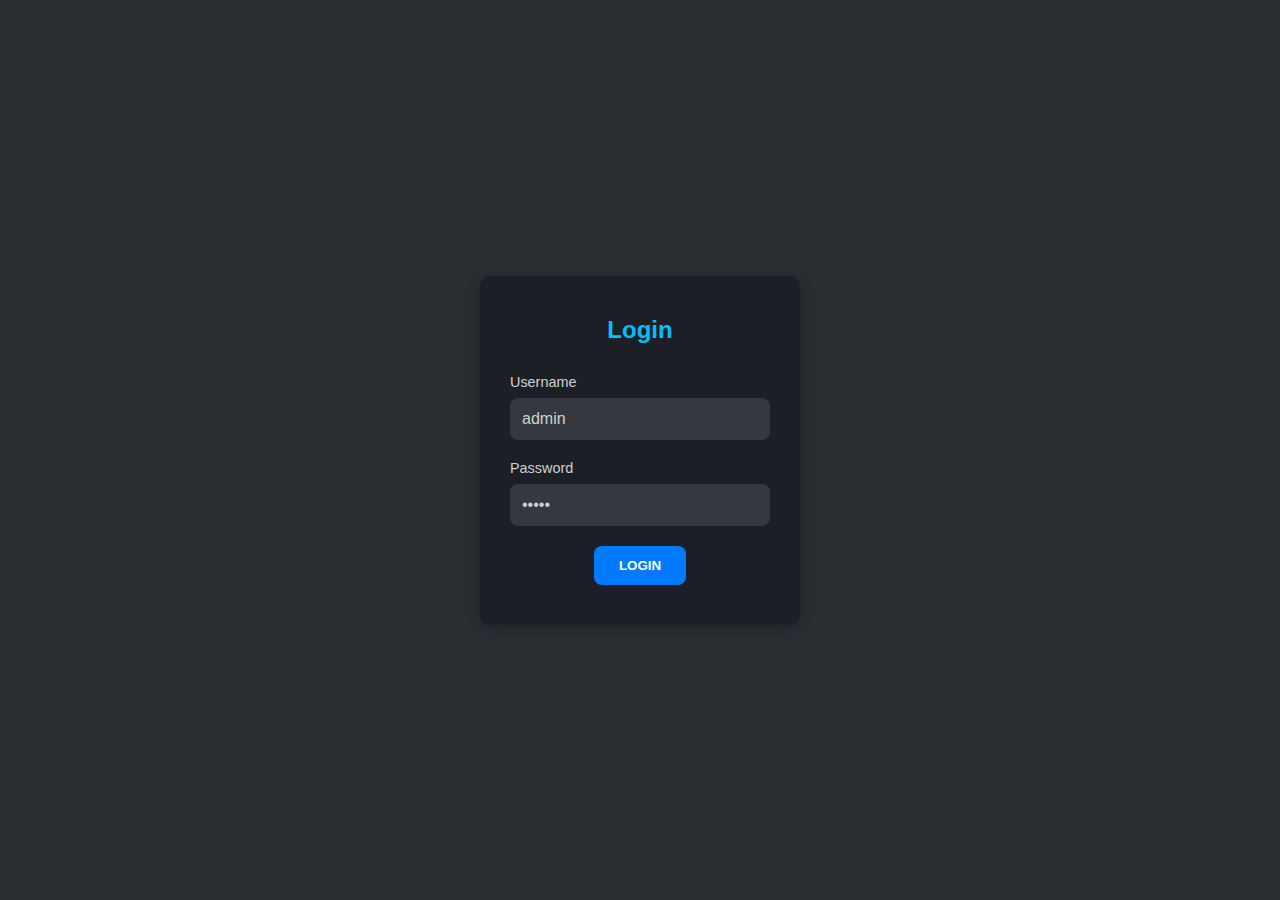
<file: index.html>
<!DOCTYPE html>
<html lang="en">
<head>
    <meta charset="UTF-8">
    <meta name="viewport" content="width=device-width, initial-scale=1.0">
    <title>Login Screen</title>
    <link rel="stylesheet" href="styles.css"> <!-- Reference your CSS file -->
</head>
<body>
    <div class="login-container">
        <div class="login-box">
            <h2>Login</h2>
            <form onsubmit="event.preventDefault(); window.location.href='index.html';"></form>
                <div class="input-group">
                    <label for="username">Username</label>
                    <input type="text" id="username" placeholder="Enter your username" value="admin">
                </div>
                <div class="input-group">
                    <label for="password">Password</label>
                    <input type="password" id="password" placeholder="Enter your password" value="admin">
                </div>
                <button type="submit" class="compare-button" onclick="window.location.href='suppliers.html'; return false;">Login</button>
            </form>
        </div>
    </div>
</body>
</html>
</file>
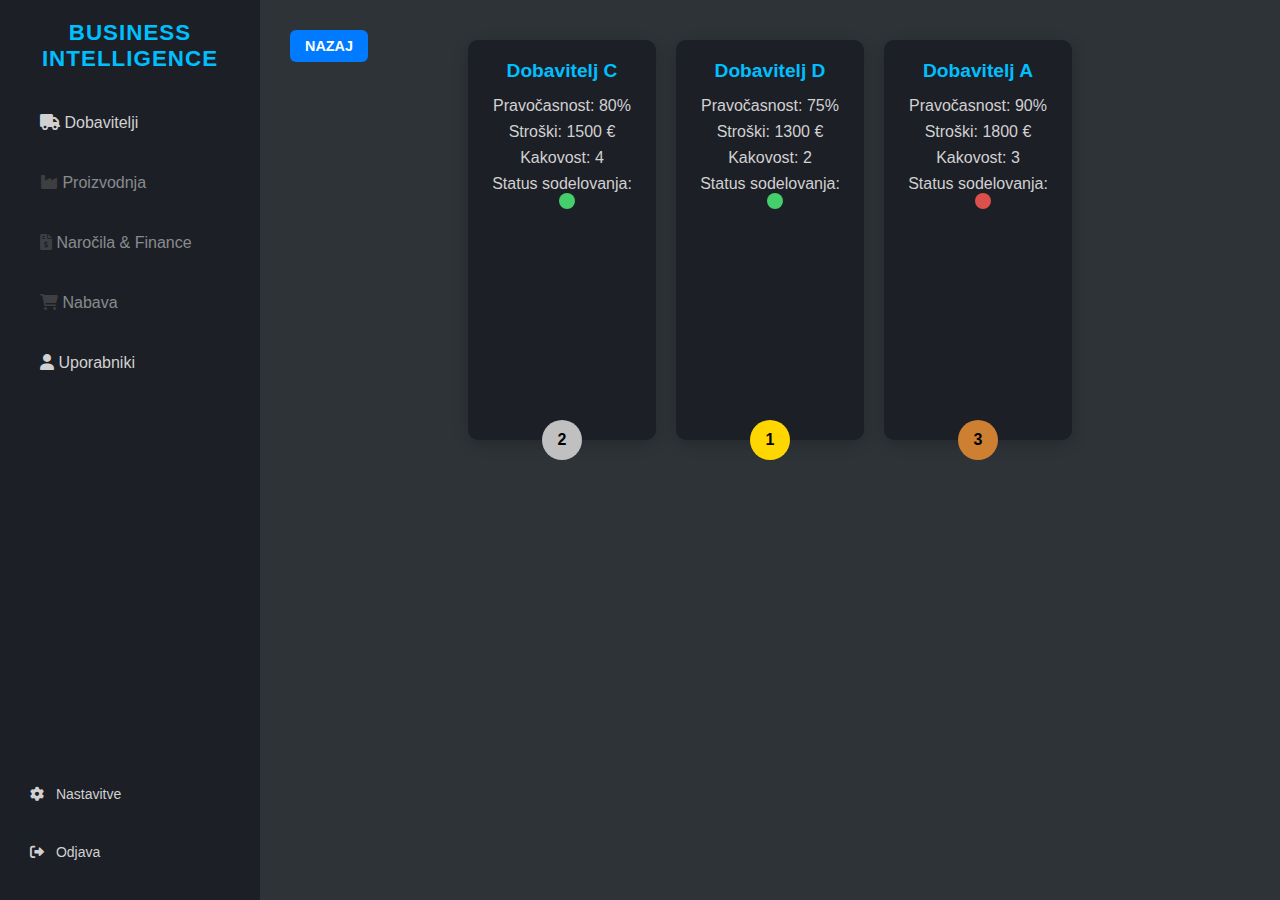
<file: comparisons.html>
<!DOCTYPE html>
<html lang="en">
<head>
    <link href="https://cdnjs.cloudflare.com/ajax/libs/font-awesome/6.0.0-beta3/css/all.min.css" rel="stylesheet">

    <meta charset="UTF-8">
    <meta name="viewport" content="width=device-width, initial-scale=1.0">
    <link rel="stylesheet" href="styles.css"> <!-- Link to your CSS file -->
    <title>Supplier Comparison</title>
</head>
<body>
    <div class="sidebar">
        <div class="sidebar-header" onclick="window.location.href='suppliers.html'">
            <h2>Business Intelligence</h2>
        </div>  
        <ul>
            <li><a href="suppliers.html"><i class="fas fa-truck"></i> Dobavitelji</a>
            <li><a href="#" class="disabled"><i class="fas fa-industry"></i> Proizvodnja</a></li>
            <li><a href="#" class="disabled"><i class="fas fa-file-invoice-dollar"></i> Naročila & Finance</a></li>
            <li><a href="#" class="disabled"><i class="fas fa-shopping-cart"></i> Nabava</a></li>
            <li><a href="users.html"><i class="fas fa-user"></i> Uporabniki</a></li>         
            
        </ul>
        <ul class="bottom-links">
            <li><a href="settings.html"><i class="fas fa-cog"></i> Nastavitve</a></li>
            <li><a href="index.html"><i class="fas fa-sign-out-alt"></i> Odjava</a></li>
        </ul>
    </div>

    <div class="content" style=" position:relative;">
        <button class="details-button" onclick="window.location.href='suppliers.html'" style="position: absolute; top: 30px; left: 30px;">Nazaj</button>
        <div class="cards-wrapper" style="display: flex; gap: 20px; justify-content: center;">
            <div class="card">
                <h3>Dobavitelj C</h3>
                <p>Pravočasnost: 80% </span></p>
                <p>Stroški: 1500 €</p>
                <p>Kakovost: 4</p>
                <p>Status sodelovanja: <span class="status green"></span></p>
                <div class="ranking silver">2</div>
            </div>
    
            <div class="card">
                <h3>Dobavitelj D</h3>
                <p>Pravočasnost: 75%</span></p>
                <p>Stroški: 1300 €</p>
                <p>Kakovost: 2</p>
                <p>Status sodelovanja: <span class="status green"></span></p>
                <div class="ranking gold">1</div>
            </div>
    
            <div class="card">
                <h3>Dobavitelj A</h3>
                <p>Pravočasnost: 90%</span></p>
                <p>Stroški: 1800 €</p>
                <p>Kakovost: 3</p>
                <p>Status sodelovanja: <span class="status red"></span></p>
                <div class="ranking bronze">3</div>
            </div>
        </div>
    </div>
    
</body>
<script src="scripts.js"></script>
</html>
</file>
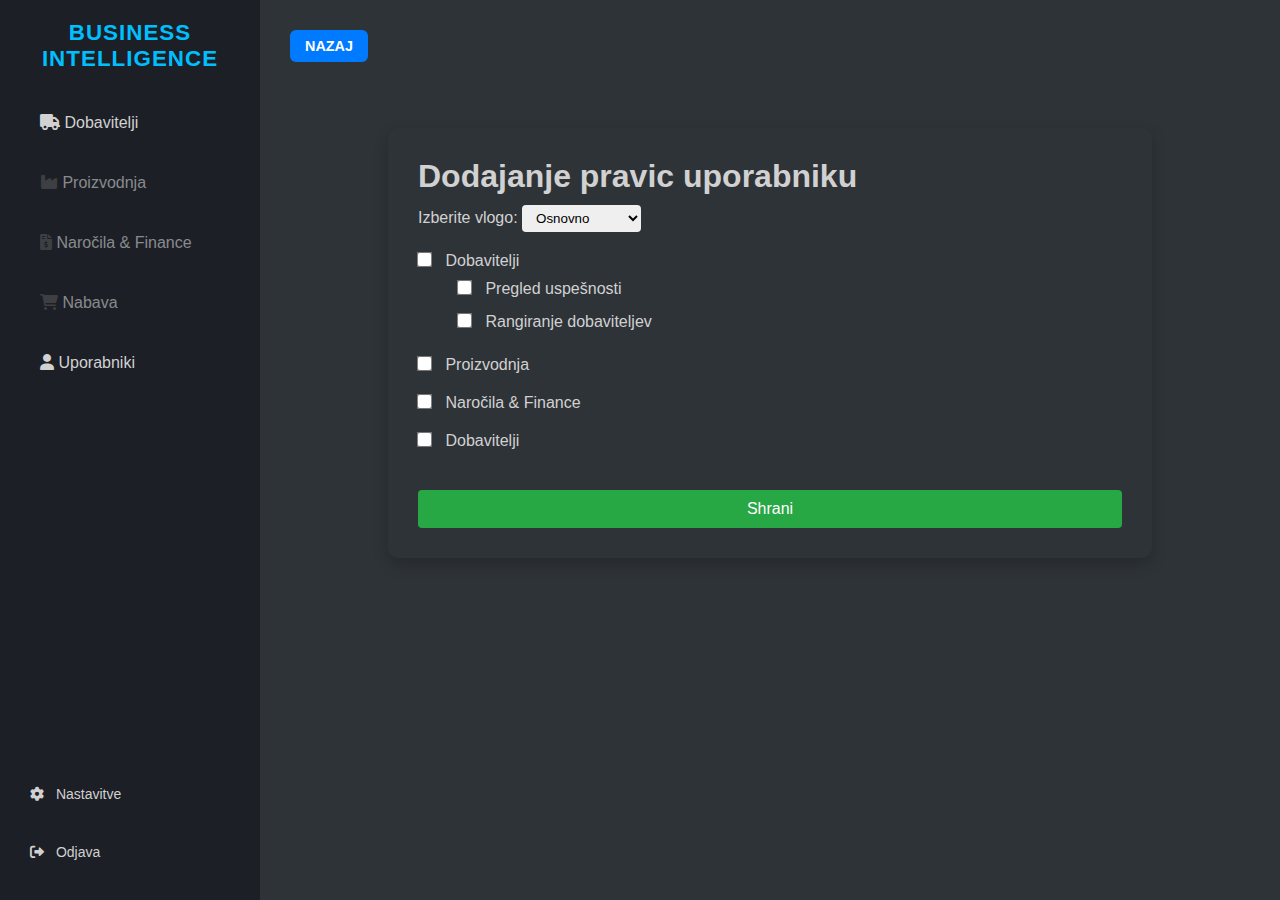
<file: permissions.html>
<!DOCTYPE html>
<html lang="en">
<head>
    <link href="https://cdnjs.cloudflare.com/ajax/libs/font-awesome/6.0.0-beta3/css/all.min.css" rel="stylesheet">

    <meta charset="UTF-8">
    <meta name="viewport" content="width=device-width, initial-scale=1.0">
    <link rel="stylesheet" href="styles.css"> <!-- Link to your CSS file -->
    <title>Dodatne Pravice</title>

</head>
<body>
    <div class="sidebar">
        <div class="sidebar-header" onclick="window.location.href='suppliers.html'">
            <h2>Business Intelligence</h2>
        </div>  
        <ul>
            <li><a href="suppliers.html"><i class="fas fa-truck"></i> Dobavitelji</a>
            <li><a href="#" class="disabled"><i class="fas fa-industry"></i> Proizvodnja</a></li>
            <li><a href="#" class="disabled"><i class="fas fa-file-invoice-dollar"></i> Naročila & Finance</a></li>
            <li><a href="#" class="disabled"><i class="fas fa-shopping-cart"></i> Nabava</a></li>
            <li><a href="users.html"><i class="fas fa-user"></i> Uporabniki</a></li>         
            
        </ul>
        <ul class="bottom-links">
            <li><a href="settings.html"><i class="fas fa-cog"></i> Nastavitve</a></li>
            <li><a href="index.html"><i class="fas fa-sign-out-alt"></i> Odjava</a></li>
        </ul>
    </div>

    <div class="content" style="padding: 10%; position:relative;">
        <button class="details-button" onclick="window.location.href='users.html'" style="position: absolute; top: 30px; left: 30px;">Nazaj</button>

        <div class="tab-content" id="basicInfo">
            <div class="permissions-form">
                <h1 style="text-align: left; padding-bottom: 10px;">Dodajanje pravic uporabniku</h1>
                <form>
                    <div class="role-selection" style="padding-bottom: 20px;">
                        <label for="role-select">Izberite vlogo:</label>
                        <select id="role-select" name="role">
                            <option value="osnovno">Osnovno</option>
                            <option value="administrator">Administrator</option>
                        </select>
                    </div>
                    <div class="checkbox-group" style="padding-bottom: 20px;">
                        <label style="display: block; padding-bottom: 10px;">
                            <input type="checkbox"> Dobavitelji
                        </label>
                        <div class="nested-checkbox" style="padding-left: 20px; padding-bottom: 10px;">
                            <label style="display: block; padding-bottom: 5px;">
                                <input type="checkbox"> Pregled uspešnosti
                            </label>
                            <label style="display: block; padding-bottom: 5px;">
                                <input type="checkbox"> Rangiranje dobaviteljev
                            </label>
                        </div>
                        <label style="display: block; padding-bottom: 10px;">
                            <input type="checkbox"> Proizvodnja
                        </label>
                        <label style="display: block; padding-bottom: 10px;">
                            <input type="checkbox"> Naročila & Finance
                        </label>
                        <label style="display: block; padding-bottom: 10px;">
                            <input type="checkbox"> Dobavitelji
                        </label>
                    </div>
                    <button type="button" class="save-btn" style="padding: 10px 20px;" onclick="window.location.href='users.html'">Shrani</button>
                </form>
            </div>
        </div>
    </div>
    
</body>
<script src="scripts.js"></script>
</html>
</file>
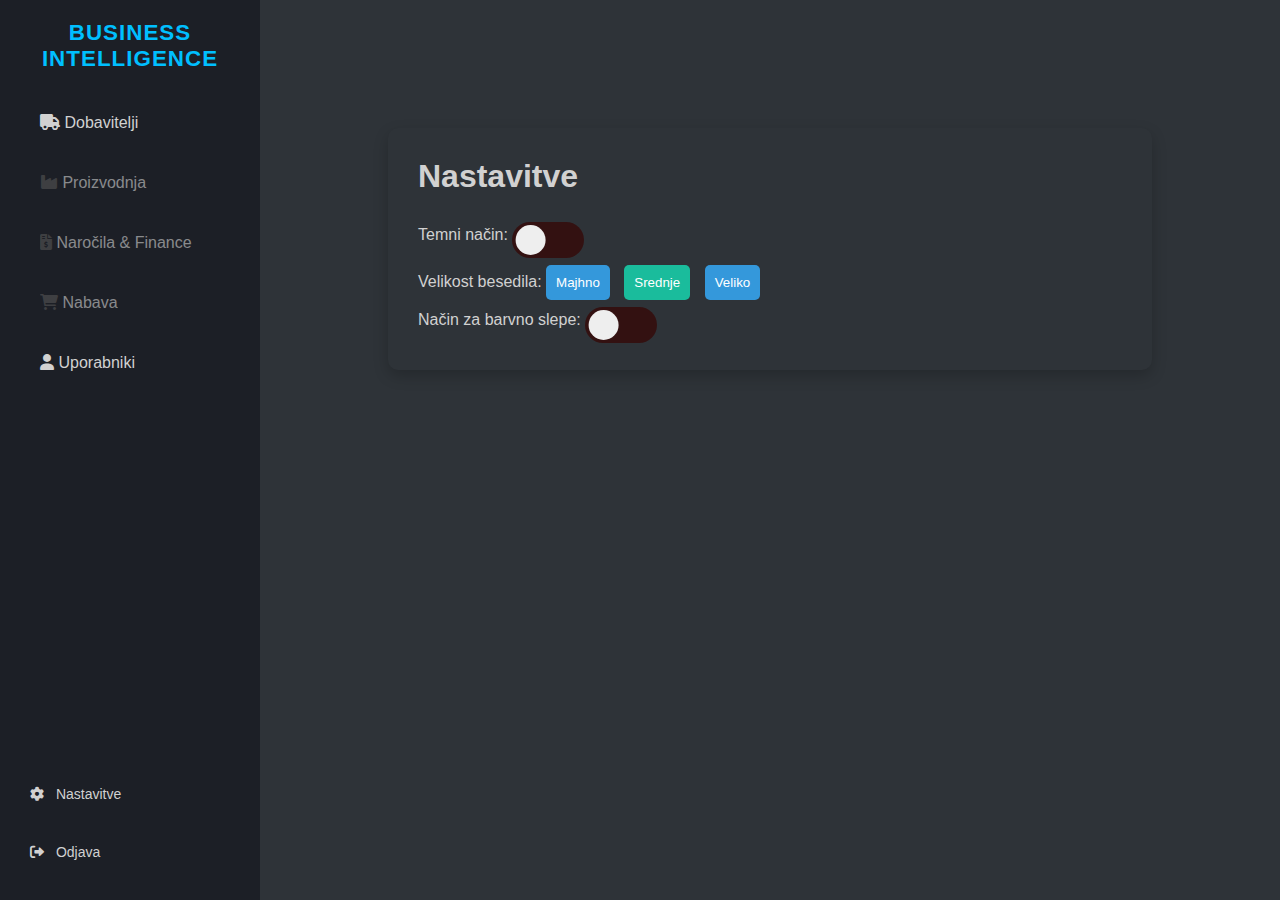
<file: settings.html>
<!DOCTYPE html>
<html lang="en">
<head>
    <link href="https://cdnjs.cloudflare.com/ajax/libs/font-awesome/6.0.0-beta3/css/all.min.css" rel="stylesheet">

    <meta charset="UTF-8">
    <meta name="viewport" content="width=device-width, initial-scale=1.0">
    <link rel="stylesheet" href="styles.css"> <!-- Link to your CSS file -->
    <title>Nastavitve</title>

</head>
<body>
    <div class="sidebar">
        <div class="sidebar-header" onclick="window.location.href='suppliers.html'">
            <h2>Business Intelligence</h2>
        </div>  
        <ul>
            <li><a href="suppliers.html"><i class="fas fa-truck"></i> Dobavitelji</a>
            <li><a href="#" class="disabled"><i class="fas fa-industry"></i> Proizvodnja</a></li>
            <li><a href="#" class="disabled"><i class="fas fa-file-invoice-dollar"></i> Naročila & Finance</a></li>
            <li><a href="#" class="disabled"><i class="fas fa-shopping-cart"></i> Nabava</a></li>
            <li><a href="users.html"><i class="fas fa-user"></i> Uporabniki</a></li>         
            
        </ul>
        <ul class="bottom-links">
            <li><a href="settings.html"><i class="fas fa-cog"></i> Nastavitve</a></li>
            <li><a href="index.html"><i class="fas fa-sign-out-alt"></i> Odjava</a></li>
        </ul>
    </div>

    <div class="content" style="padding: 10%;">
        <div class="tab-content" id="basicInfo">
            <div class="permissions-form">
                <h1 style="text-align: left; padding-bottom: 20px;">Nastavitve</h1>
                <div class="dark-mode-toggle" style="display: flex; align-items: center;">
                    <label for="darkModeSwitch" style="margin-right: 10px;">Temni način:</label>
                    <input id="toggle" type="checkbox" id="darkModeSwitch" onclick="toggleDarkMode()">
                </div>
               
                <div class="text-size-toggle">
                    <label style="margin-top: 10px;">Velikost besedila:</label>
                    <button id="smallTextBtn" onclick="changeTextSize('small')">Majhno</button>
                    <button id="normalTextBtn" class="active" onclick="changeTextSize('normal')">Srednje</button>
                    <button id="largeTextBtn" onclick="changeTextSize('large')">Veliko</button>
                </div>

                <div class="color-blind-mode-toggle" style="display: flex; align-items: center;">
                    <label for="colorBlindSwitch" style="margin-right: 10px;">Način za barvno slepe:</label>
                    <input id="toggle" type="checkbox" id="colorBlindSwitch" onclick="toggleColorBlindMode()">
                    
                </div>
                
            </div>
        </div>
    </div>
    
</body>
<script src="scripts.js"></script>
</html>
</file>
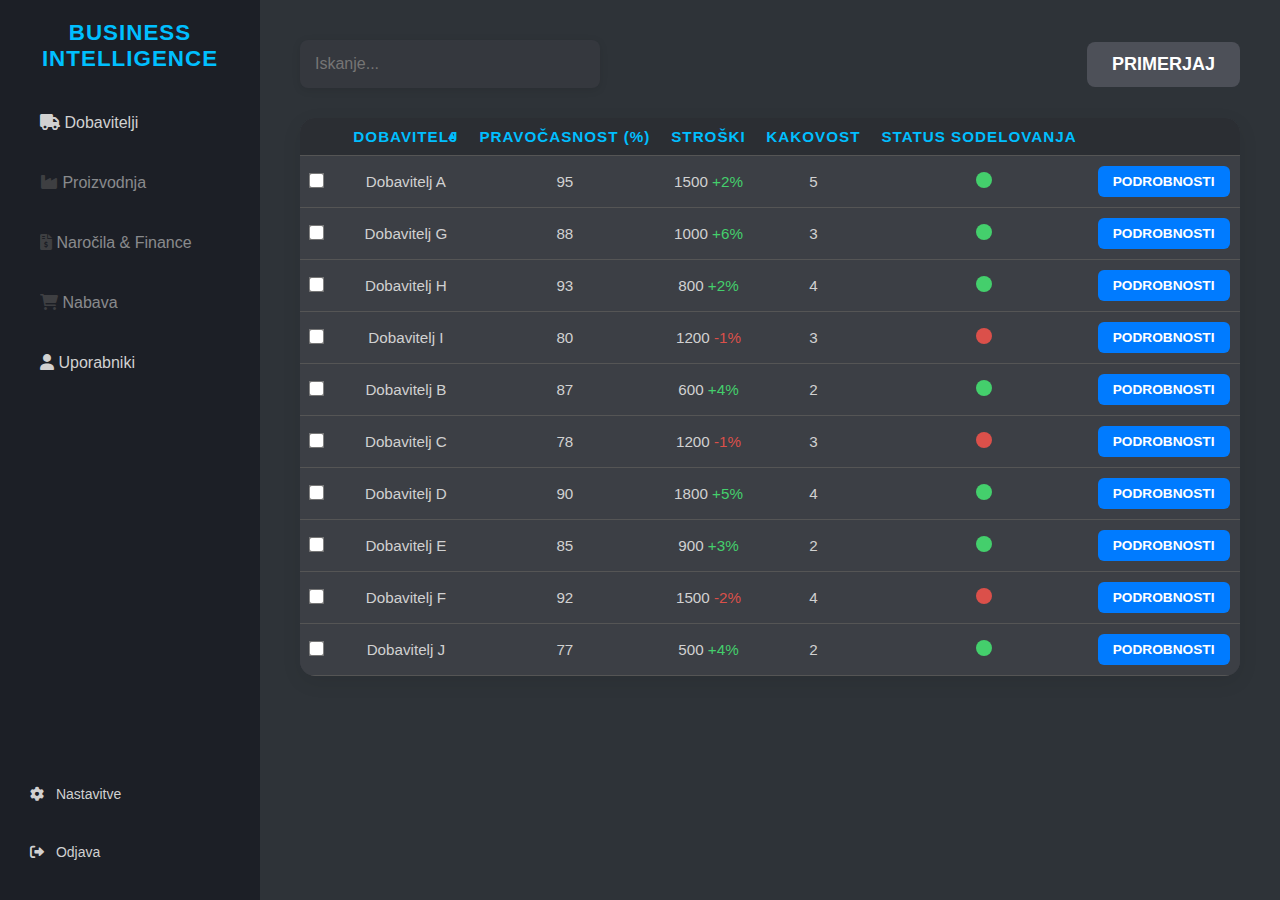
<file: suppliers.html>
<!DOCTYPE html>
<html lang="sl">
<head>
    <link href="https://cdnjs.cloudflare.com/ajax/libs/font-awesome/6.0.0-beta3/css/all.min.css" rel="stylesheet">
    <meta charset="UTF-8">
    <meta name="viewport" content="width=device-width, initial-scale=1.0">
    <title>Business Intelligence Dashboard</title>
    <link rel="stylesheet" href="styles.css">
</head>
<body>
    <div class="sidebar">
        <div class="sidebar-header" onclick="window.location.href='suppliers.html'">
            <h2>Business Intelligence</h2>
        </div>
        <ul>
            <li><a href="suppliers.html"><i class="fas fa-truck"></i> Dobavitelji</a>
            <li><a href="#" class="disabled"><i class="fas fa-industry"></i> Proizvodnja</a></li>
            <li><a href="#" class="disabled"><i class="fas fa-file-invoice-dollar"></i> Naročila & Finance</a></li>
            <li><a href="#" class="disabled"><i class="fas fa-shopping-cart"></i> Nabava</a></li>
            <li><a href="users.html"><i class="fas fa-user"></i> Uporabniki</a></li>         
            
        </ul>
        <ul class="bottom-links">
            <li><a href="settings.html"><i class="fas fa-cog"></i> Nastavitve</a></li>
            <li><a href="index.html"><i class="fas fa-sign-out-alt"></i> Odjava</a></li>
        </ul>
    </div>
    

    <div class="content">
        <div class="search-bar">
            <input type="text" placeholder="Iskanje..." style="width: 300px;">
            <button id="compareButton" class="compare-button" style=" bottom: 40px; right: 40px; font-size: 18px;" disabled onclick="window.location.href='comparisons.html'">Primerjaj</button>

        </div>
        <table id="supplierTable">
            <thead>
                <thead>
                    <tr>
                        <th style="width: 10px;"></th> 
                        <th onclick="sortTable(1)">Dobavitelj</th>
                        <th onclick="sortTable(2)">Pravočasnost (%)</th>
                        <th onclick="sortTable(3)">Stroški</th>
                        <th onclick="sortTable(4)">Kakovost</th>
                        <th>Status sodelovanja</th>
                        <th></th> 
                    </tr>
                </thead>
            </thead>
            <tbody>
                <tr data-supplier="Dobavitelj A">
                    <td><input type="checkbox" class="supplier-checkbox"></td>
                    <td> Dobavitelj A</td>
                    <td>95</td>
                    <td>1500 <span class="green">+2%</span></td>
                    <td>5</td>
                    <td><span class="status green"></span></td>
                    <td><button class="details-button">Podrobnosti</button></td>
                </tr>
                <tr data-supplier="Dobavitelj B">
                    <td><input type="checkbox" class="supplier-checkbox"></td>
                    <td>Dobavitelj B</td>
                    <td>87</td>
                    <td>600 <span class="green">+4%</span></td>
                    <td>2</td>
                    <td><span class="status green"></span></td>
                    <td><button class="details-button">Podrobnosti</button></td>
                </tr>
                <tr data-supplier="Dobavitelj C">
                    <td><input type="checkbox" class="supplier-checkbox"></td>
                    <td>Dobavitelj C</td>
                    <td>78</td>
                    <td>1200 <span class="red">-1%</span></td>
                    <td>3</td>
                    <td><span class="status red"></span></td>
                    <td><button class="details-button">Podrobnosti</button></td>
                </tr>
                <tr data-supplier="Dobavitelj D">
                    <td><input type="checkbox" class="supplier-checkbox"></td>
                    <td>Dobavitelj D</td>
                    <td>90</td>
                    <td>1800 <span class="green">+5%</span></td>
                    <td>4</td>
                    <td><span class="status green"></span></td>
                    <td><button class="details-button">Podrobnosti</button></td>
                </tr>
                <tr data-supplier="Dobavitelj E">
                    <td><input type="checkbox" class="supplier-checkbox"></td>
                    <td>Dobavitelj E</td>
                    <td>85</td>
                    <td>900 <span class="green">+3%</span></td>
                    <td>2</td>
                    <td><span class="status green"></span></td>
                    <td><button class="details-button">Podrobnosti</button></td>
                </tr>
                <tr data-supplier="Dobavitelj F">
                    <td><input type="checkbox" class="supplier-checkbox"></td>
                    <td>Dobavitelj F</td>
                    <td>92</td>
                    <td>1500 <span class="red">-2%</span></td>
                    <td>4</td>
                    <td><span class="status red"></span></td>
                    <td><button class="details-button">Podrobnosti</button></td>
                </tr>
                <tr data-supplier="Dobavitelj G">
                    <td><input type="checkbox" class="supplier-checkbox"></td>
                    <td> Dobavitelj G</td>
                    <td>88</td>
                    <td>1000 <span class="green">+6%</span></td>
                    <td>3</td>
                    <td><span class="status green"></span></td>
                    <td><button class="details-button">Podrobnosti</button></td>
                </tr>
                <tr data-supplier="Dobavitelj H">
                    <td><input type="checkbox" class="supplier-checkbox"></td>
                    <td> Dobavitelj H</td>
                    <td>93</td>
                    <td>800 <span class="green">+2%</span></td>
                    <td>4</td>
                    <td><span class="status green"></span></td>
                    <td><button class="details-button">Podrobnosti</button></td>
                </tr>
                <tr data-supplier="Dobavitelj I">
                    <td><input type="checkbox" class="supplier-checkbox"></td>
                    <td> Dobavitelj I</td>
                    <td>80</td>
                    <td>1200 <span class="red">-1%</span></td>
                    <td>3</td>
                    <td><span class="status red"></span></td>
                    <td><button class="details-button">Podrobnosti</button></td>
                </tr>
                <tr data-supplier="Dobavitelj J">
                    <td><input type="checkbox" class="supplier-checkbox"></td>
                    <td>Dobavitelj J</td>
                    <td>77</td>
                    <td>500 <span class="green">+4%</span></td>
                    <td>2</td>
                    <td><span class="status green"></span></td>
                    <td><button class="details-button">Podrobnosti</button></td>
                </tr>
            </tbody>
            
        </table>
    </div>
    <!-- Link to external JavaScript file -->
    <script src="scripts.js"></script>
</body>
</html>
</file>
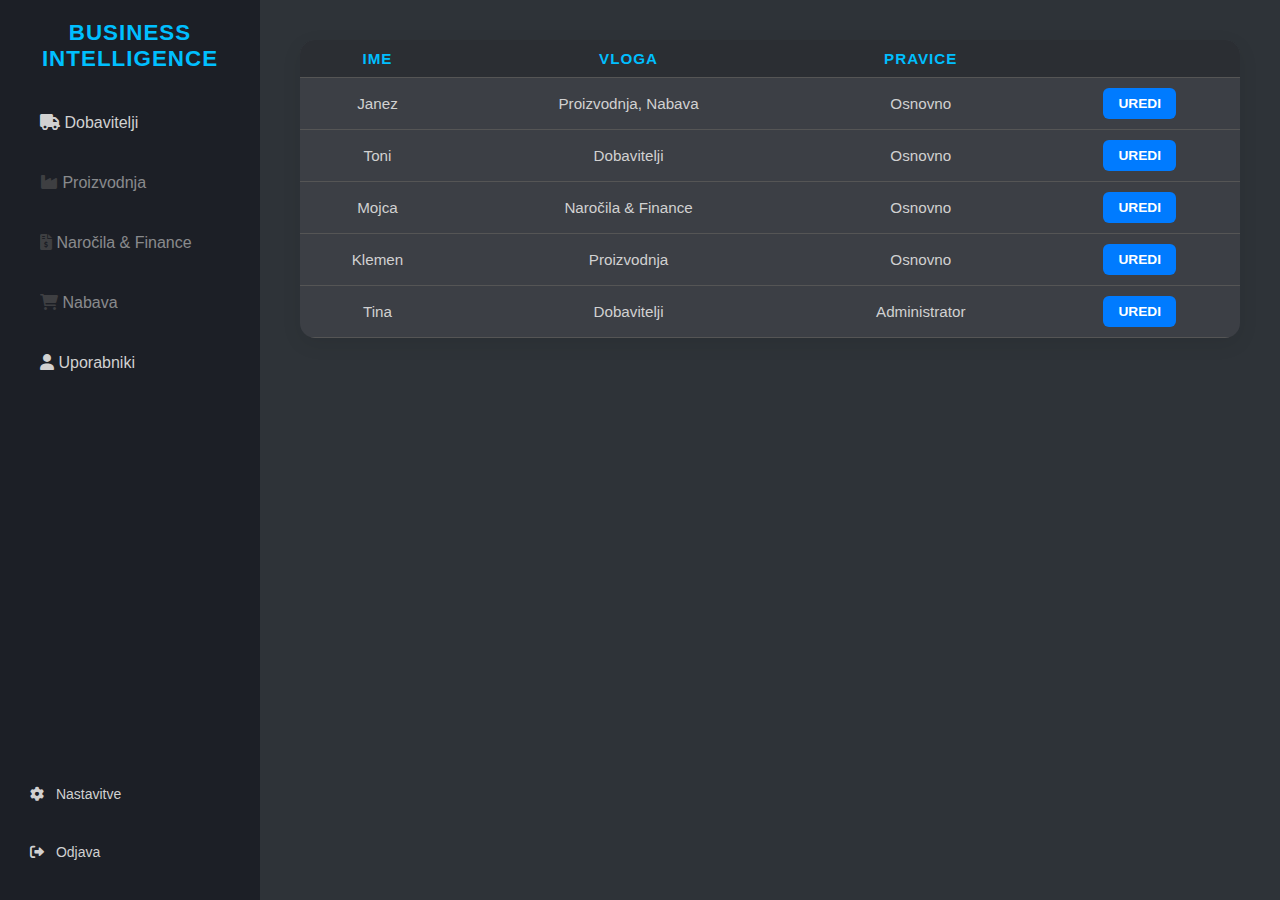
<file: users.html>
<!DOCTYPE html>
<html lang="en">
<head>
    <meta charset="UTF-8">
    <meta name="viewport" content="width=device-width, initial-scale=1.0">
    <title>Dobavitelj Podrobnosti</title>
    <link href="https://cdnjs.cloudflare.com/ajax/libs/font-awesome/6.0.0-beta3/css/all.min.css" rel="stylesheet">
    <link rel="stylesheet" href="styles.css">
</head>
<body>

    <div class="sidebar">
        <div class="sidebar-header" onclick="window.location.href='suppliers.html'">
            <h2>Business Intelligence</h2>
        </div>
        <ul>
            <li><a href="suppliers.html"><i class="fas fa-truck"></i> Dobavitelji</a>
            <li><a href="#" class="disabled"><i class="fas fa-industry"></i> Proizvodnja</a></li>
            <li><a href="#" class="disabled"><i class="fas fa-file-invoice-dollar"></i> Naročila & Finance</a></li>
            <li><a href="#" class="disabled"><i class="fas fa-shopping-cart"></i> Nabava</a></li>
            <li><a href="users.html"><i class="fas fa-user"></i> Uporabniki</a></li>   
        </ul>
        <ul class="bottom-links">
            <li><a href="settings.html"><i class="fas fa-cog"></i> Nastavitve</a></li>
            <li><a href="index.html"><i class="fas fa-sign-out-alt"></i> Odjava</a></li>
        </ul>
    </div>

    <div class="content">
        <div class="settings-table">
            <table>
                <thead>
                    <tr>
                        <th>Ime</th>
                        <th>Vloga</th>
                        <th>Pravice</th>
                        <th></th>
                    </tr>
                </thead>
                <tbody>
                    <tr>
                        <td>Janez</td>
                        <td>Proizvodnja, Nabava</td>
                        <td>Osnovno</td>
                        <td><button class="details-button" onclick="window.location.href='permissions.html'">Uredi</button></td>
                    </tr>
                    <tr>
                        <td>Toni</td>
                        <td>Dobavitelji</td>
                        <td>Osnovno</td>
                        <td><button class="details-button" onclick="window.location.href='permissions.html'">Uredi</button></td>
                    </tr>
                    <tr>
                        <td>Mojca</td>
                        <td>Naročila & Finance</td>
                        <td>Osnovno</td>
                        <td><button class="details-button" onclick="window.location.href='permissions.html'">Uredi</button></td>
                    </tr>
                    <tr>
                        <td>Klemen</td>
                        <td>Proizvodnja</td>
                        <td>Osnovno</td>
                        <td><button class="details-button" onclick="window.location.href='permissions.html'">Uredi</button></td>
                    </tr>
                    <tr>
                        <td>Tina</td>
                        <td>Dobavitelji</td>
                        <td>Administrator</td>
                        <td><button class="details-button" onclick="window.location.href='permissions.html'">Uredi</button></td>
                    </tr>
                </tbody>
            </table>
        </div>
    </div>
</body>
<script src="scripts.js"></script>
</html>
</file>
<file: styles.css>
:root {
    --bg-color: #2e3338;
    --text-color: #d1d1d1;
    --header-bg-color: #34495e;
    --sidebar-bg-color: #1c2833;
    --sidebar-header-bg-color: #1f2d3a;
    --tab-bg-color: #2980b9;
    --tab-hover-bg-color: #3498db;
}

body.dark-mode {
    --bg-color: #2e3338;
    --text-color: #d1d1d1;
    --header-bg-color: #34495e;
    --sidebar-bg-color: #1c2833;
    --sidebar-header-bg-color: #1f2d3a;
    --tab-bg-color: #2980b9;
    --tab-hover-bg-color: #3498db;
}

* {
    margin: 0;
    padding: 0;
    box-sizing: border-box;
}

body {
    font-family: 'Poppins', sans-serif;
    display: flex;
    height: 100vh;
    background-color: var(--bg-color);
    color: var(--text-color);
    
}

.sidebar {
    width: 260px;
    background-color: #1c1f26; /* Dark sidebar */
    color: #d1d1d1; /* Light gray text */
    padding: 20px;
    box-shadow: 3px 0 15px rgba(0, 0, 0, 0.2);
    display: flex;
    flex-direction: column;
    justify-content: space-between; /* Push bottom items to the bottom */
}

.sidebar h2 {
    color: #00bfff; /* Light blue */
    margin-bottom: 30px;
    font-size: 1.4em;
    letter-spacing: 1px;
    text-transform: uppercase;
}

.sidebar ul {
    list-style: none;
    margin-bottom: auto; /* Take up available space */
}

.sidebar ul li {
    margin-bottom: 18px;
}

.sidebar ul li a {
    color: #d1d1d1;
    text-decoration: none;
    display: block;
    padding: 12px 20px;
    border-radius: 8px;
    transition: background-color 0.3s ease, transform 0.2s ease;
    font-weight: 500;
}

.sidebar ul li a:hover {
    background-color: #35383e; /* Hover effect in darker gray */
    transform: translateX(5px);
}

.sidebar ul ul {
    margin-top: 8px;
}

.sidebar ul ul li {
    margin-left: 18px;
    font-size: 0.9em;
}

.bottom-links {
    position: absolute;
    bottom: 10px; /* Adjust as needed */
    left: 10px; /* Adjust as needed */
    list-style: none;
    padding: 0;
    margin: 0;
}

.bottom-links li {
    margin-bottom: 10px;
}

.bottom-links a {
    color: #ffffff;
    text-decoration: none;
    font-size: 14px;
    display: flex;
    align-items: center;
}

.bottom-links a i {
    margin-right: 8px; /* Space between icon and text */
}



.content {
    flex: 1;
    padding: 40px;
    background-color: var(--bg-color); /* Dark background */
}

.search-bar {
    display: flex;
    justify-content: space-between;
    align-items: center;
    margin-bottom: 30px;
}

.search-bar input {
    width: 80%;
    padding: 15px;
    border: none;
    border-radius: 8px;
    font-size: 1em;
    background-color: #35383e; /* Darker input background */
    color: #d1d1d1; /* Light gray input text */
    box-shadow: 0 2px 8px rgba(0, 0, 0, 0.1);
    transition: box-shadow 0.3s ease;
}

.search-bar input:focus {
    outline: none;
    box-shadow: 0 4px 15px rgba(0, 123, 255, 0.2);
}

.compare-button {
    background-color: #007bff; /* Muted blue */
    color: white;
    border: none;
    padding: 12px 25px;
    border-radius: 8px;
    cursor: pointer;
    font-weight: 600;
    text-transform: uppercase;
    transition: background-color 0.3s ease, transform 0.2s ease, box-shadow 0.3s ease;
}

.compare-button:hover {
    background-color: #0069d9; /* Darker blue on hover */
    transform: scale(1.05);
}

.compare-button:disabled {
    background-color: #4d5058; /* Muted gray for disabled state */
    cursor: not-allowed;
}

.compare-button.glowing {
    box-shadow: 0 0 15px rgba(0, 123, 255, 0.7); /* Blue glowing effect */
    animation: blink 1s infinite alternate; /* Faster blink effect */
}

@keyframes blink {
    0% {
        opacity: 1; /* Full visibility */
    }
    100% {
        opacity: 0.5; /* Slightly faded */
    }
}

table {
    width: 100%;
    border-collapse: collapse;
    background-color: #3c3f45; /* Dark table background */
    border-radius: 15px;
    box-shadow: 0 6px 20px rgba(0, 0, 0, 0.08);
    overflow: hidden;
}

th, td {
    padding: 18px 25px;
    text-align: center;
    border-bottom: 1px solid #4d5058; /* Dark gray border */
    font-size: 0.95em;
    color: #d1d1d1; /* Light gray text */
}

th {
    background: #2b2e33; /* Darker background for table header */
    color: #00bfff; /* Light blue text for header */
    font-weight: 700;
    text-transform: uppercase;
    letter-spacing: 1px;
}

tr:nth-child(even) {
    background-color: #3c3f45; /* Darker for even rows */
}

tr:hover {
    background-color: #4a4e55; /* Dark gray hover effect */
    cursor: pointer;
}


.green {
    color: #44cf6c; /* Muted green for good status */
}

.red {
    color: #db504a; /* Muted red for bad status */
}

.status {
    display: inline-block;
    width: 16px;
    height: 16px;
    border-radius: 50%;
}

.status.green {
    background-color: #44cf6c;
}

.status.red {
    background-color: #db504a;
}

input[type="checkbox"] {
    margin-right: 10px;
    transform: scale(1.2);
    background-color: #35383e; /* Darker background for checkboxes */
}

.details-button {
    background-color: #007bff; /* Blue button */
    color: white;
    border: none;
    padding: 8px 15px;
    border-radius: 6px;
    font-size: 0.9em;
    cursor: pointer;
    transition: background-color 0.3s ease, transform 0.2s ease;
    text-transform: uppercase;
    font-weight: 600;
}

.details-button:hover {
    background-color: #0056b3; /* Darker blue on hover */
    transform: scale(1.05); /* Slightly enlarge on hover */
}

.details-button:focus {
    outline: none;
    box-shadow: 0 0 8px rgba(0, 123, 255, 0.5);
}

th {
    position: relative;
    cursor: pointer;
}

th.sort-asc::after {
    content: "▲";
    position: absolute;
    right: 10px;
    color: #00bfff; /* Light blue */
    font-size: 0.8em;
}

th.sort-desc::after {
    content: "▼";
    position: absolute;
    right: 10px;
    color: #00bfff; /* Light blue */
    font-size: 0.8em;
}

.disabled {
    color: #777; /* Gray color for disabled items */
    pointer-events: none; /* Make them non-clickable */
    opacity: 0.6; /* Reduce visibility slightly */
    cursor: not-allowed; /* Change cursor to indicate it's disabled */
}

.disabled i {
    color: #555; /* Even dimmer gray for icons */
}

/* Tabs */
.tabs {
    display: flex;
    margin-bottom: 20px;
}

.tab-button {
    padding: 10px 20px;
    background-color: #35383e;
    right: 10px;
    color: #00bfff; /* Light blue */
    font-size: 0.8em;
    border: none;
    cursor: pointer;
    flex: 1;
    text-align: center;
    transition: background-color 0.3s;
}

.tab-button.active {
    background-color: #1c1f26;
}

.tab-button:hover {
    background-color: #1c1f26;
}

.tab-content {
    display: none;
    padding: 30px;
    background-color: #2e3338;
    border-radius: 10px;
    box-shadow: 0 6px 15px rgba(0, 0, 0, 0.2);
}

.tab-content.hidden {
    display: none;
}

.tab-content:not(.hidden) {
    display: block;
}

/* Message box */
.message-box {
    margin-top: 20px;
}

.message-box textarea {
    width: 100%;
    height: 100px;
    padding: 10px;
    border-radius: 5px;
    background-color: #35383e;
    color: #d1d1d1;
    border: none;
    margin-bottom: 10px;
}

.message-box button {
    padding: 10px 20px;
    background-color: #007bff;
    color: white;
    border: none;
    border-radius: 5px;
    cursor: pointer;
    transition: background-color 0.3s;
}

.message-box button:hover {
    background-color: #0056b3;
}

/* Tags */
.tag {
    background-color: #007bff;
    color: white;
    padding: 5px 10px;
    border-radius: 5px;
}

.graph-container {
    display: flex;
    justify-content: space-between;
    align-items: center;
    gap: 20px; /* Space between the graphs */
}

canvas {
    max-width: 50%;
    height: auto;
}

.login-container {
    display: flex;
    justify-content: center;
    align-items: center;
    height: 100vh;
    width: 100%; /* Ensure it spans the full width of the viewport */
    background-color: #2b2e33; /* Match the dark background */
    position: relative; /* Ensure it remains centered even if content grows */
}
.login-box {
    background-color: #1c1f26; /* Dark box background */
    padding: 40px 30px;
    border-radius: 10px;
    box-shadow: 0 4px 20px rgba(0, 0, 0, 0.3);
    width: 320px;
    text-align: center;
}

.login-box h2 {
    color: #00bfff; /* Light blue text */
    margin-bottom: 30px;
}

.input-group {
    margin-bottom: 20px;
    text-align: left;
}

.input-group label {
    display: block;
    margin-bottom: 8px;
    color: #d1d1d1; /* Light gray text */
    font-size: 0.9em;
}

.input-group input {
    width: 100%;
    padding: 12px;
    border: none;
    border-radius: 8px;
    background-color: #35383e; /* Darker input background */
    color: #d1d1d1;
    font-size: 1em;
}

.input-group input:focus {
    outline: none;
    box-shadow: 0 4px 15px rgba(0, 123, 255, 0.2);
}

.signup-text {
    margin-top: 20px;
    font-size: 0.9em;
}

.signup-text a {
    color: #00bfff;
    text-decoration: none;
    font-weight: 600;
    transition: color 0.3s ease;
}

.signup-text a:hover {
    color: #0056b3; /* Darker blue hover */
}




.container {
    max-width: 600px;
    margin: 20px auto;
    background-color: #3b3b3b;
    padding: 20px;
    border-radius: 8px;
}

h1, h2 {
    text-align: center;
}

table {
    width: 100%;
    border-collapse: collapse;
    margin-bottom: 20px;
}

th, td {
    padding: 10px;
    text-align: center;
    border-bottom: 1px solid #555;
}

button, select {
    padding: 5px 10px;
    border: none;
    border-radius: 4px;
    cursor: pointer;
}

button.add-btn {
    background-color: #007bff;
    color: #fff;
    margin-right: 10px;
}

button.save-btn {
    background-color: #28a745;
    color: #fff;
    width: 100%;
    padding: 10px;
    font-size: 16px;
}

a.back-btn {
    display: inline-block;
    margin-bottom: 20px;
    color: #007bff;
    text-decoration: none;
}

a.back-btn:hover {
    text-decoration: underline;
}

.checkbox-group label {
    display: block;
    margin-bottom: 10px;
}

.nested-checkbox {
    margin-left: 20px;
    margin-top: -10px;
}

.card-container {
    display: flex;
    justify-content: space-around;
    align-items: center;
    height: 100%;
    gap: 20px;
}

.card {
    background-color: #1c1f26;
    padding: 20px;
    border-radius: 10px;
    box-shadow: 0 4px 15px rgba(0, 0, 0, 0.2);
    width: 20%;
    height: 400px;
    text-align: center;
    position: relative;
}

.card h3 {
    font-size: 1.2em;
    margin-bottom: 15px;
    color: #00bfff;
}

.card p {
    margin: 8px 0;
}

.status {
    display: inline-block;
    width: 16px;
    height: 16px;
    border-radius: 50%;
    margin-left: 10px;
}

.status.green {
    background-color: #44cf6c;
}

.status.red {
    background-color: #db504a;
}

.ranking {
    position: absolute;
    bottom: -20px;
    left: 50%;
    transform: translateX(-50%);
    background-color: #35383e;
    border-radius: 50%;
    color: #fff;
    width: 40px;
    height: 40px;
    display: flex;
    justify-content: center;
    align-items: center;
    font-weight: bold;
}

.ranking.gold {
    background-color: gold;
    color: black;
}

.ranking.silver {
    background-color: silver;
    color: black;
}

.ranking.bronze {
    background-color: #cd7f32;
    color: black;
}

.info {
    justify-content: space-between;
    padding: 20px;
    box-shadow: 0 0 10px rgba(0, 0, 0, 0.1);
    border-radius: 5px;
    margin-bottom: 20px;
}

.info p {
    margin: 10px 0;
}

.map img {
    display: block;
    margin: 10px auto;
    border-radius: 5px;
    border: 2px solid #3498db;
}

.message-box {
    margin-top: 20px;
}

.message-box textarea {
    width: 100%;
    padding: 10px;
    border-radius: 5px;
    border: 1px solid #bdc3c7;
    margin-bottom: 10px;
    resize: none;
}

.message-box button {
    background-color: #3498db;
    color: white;
    border: none;
    padding: 10px 20px;
    border-radius: 5px;
    cursor: pointer;
}

/* Toggle Button */
#toggle {
    appearance: none;
    -webkit-appearance: none;
    -moz-appearance: none;
    width: 60px;
    height: 30px;
    border-radius: 30px;
    background-color: #311;
    margin-top: 10px;
    transition: all 0.5s ease-in;
    cursor: pointer;
    z-index: 1;
  }
  
  /* Making a dot switch inside the Toggle Button */
  #toggle::before {
    content: "";
    width: 25px;
    height: 25px;
    border-radius: 50%;
    background: #EEE;
    position: absolute;
    top: 50%;
    left: 3px;
    transform: translateY(-50%);
    transition: all 0.5s ease-in;
  }
  
  /* Changing toggle button background when checked */
  #toggle:checked {
    background: #03FFC0;
  }
  
  /* Changing dot switch color and moving to the right side when checked */
  #toggle:checked::before {
    background: #333;
    left: 32px;
  }

  /* Text size toggle buttons */
.text-size-toggle {
    align-items: center;
    margin-top: 10px;
}

.text-size-toggle button {
    padding: 10px;
    margin-right: 10px;
    background-color: #3498db;
    color: white;
    border: none;
    border-radius: 5px;
    cursor: pointer;
}

.text-size-toggle button.active {
    background-color: #1abc9c; /* Active button color */
}

.text-size-toggle button:hover {
    background-color: #2980b9; /* Hover effect */
}
.info-container {
    display: flex;
    
    align-items: center; /* Align vertically centered */
}

.info-details {
    flex: 1; /* Take up remaining space */
    padding-right: 20px; /* Add some space between the content */
}

.map {
    flex-shrink: 0; /* Prevent shrinking of the map */
}
</file>
